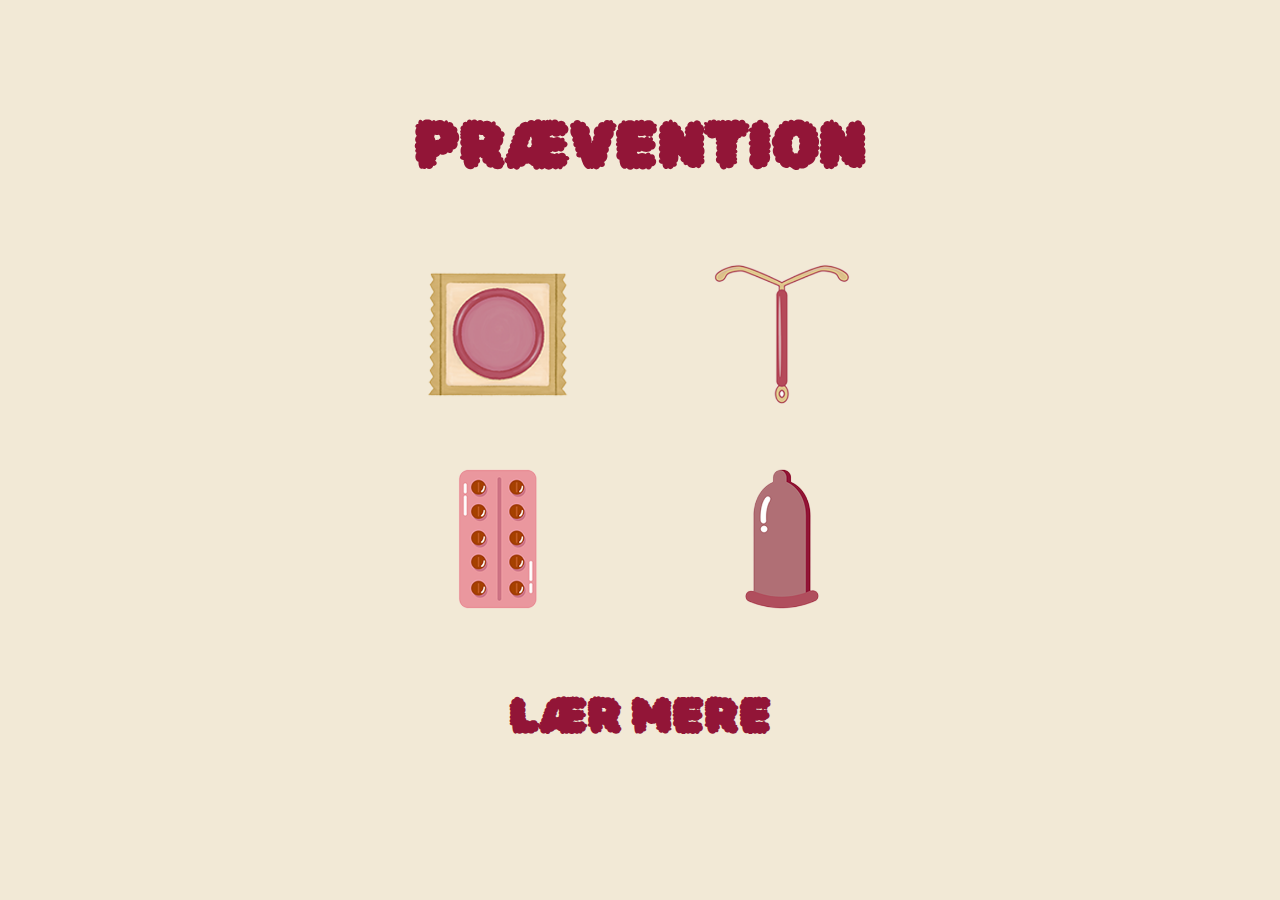
<file: index.html>
<!DOCTYPE html>
<html lang="da"> <!-- Angiver at sproget på siden er dansk -->
<head>
  <meta charset="UTF-8"> <!-- Sikrer korrekt visning af danske tegn -->
  <meta name="viewport" content="width=device-width, initial-scale=1.0"> 
  <!-- Gør siden responsiv og tilpasset til mobile enheder -->

  <link rel="icon" type="image/png" href="img/favicon/favicon-32x32.png">

  <title>Prævention</title> <!-- Sidens titel (vises i browserfanen) -->

  <!-- Import af Google Font "Rubik Bubbles" -->
  <link rel="preconnect" href="https://fonts.googleapis.com">
  <link rel="preconnect" href="https://fonts.gstatic.com" crossorigin>
  <link href="https://fonts.googleapis.com/css2?family=Rubik+Bubbles&display=swap" rel="stylesheet">

  <!-- Link til ekstern CSS -->
  <link rel="stylesheet" href="css/style.css">
</head>

<body>
  <!-- Hovedindholdet på siden -->
  <main class="container">
    <h1>PRÆVENTION</h1> <!-- Hovedoverskrift -->

    <!-- Ikon-sektion med billeder -->
    <div class="ikoner">
      <!-- Første række med to ikoner -->
      <div class="ikon-row">
        <img src="img/billeder/kondom3.png" alt="Kondom">
        <img src="img/billeder/spiral.png" alt="Spiral">
      </div>
      <!-- Anden række med to ikoner -->
      <div class="ikon-row">
        <img src="img/billeder/p-pille.png" alt="P-pille">
        <img src="img/billeder/kondom2.png" alt="Kondom">
      </div>
    </div>

    <!-- Link til forside med "LÆR MERE"-tekst som knap/overskrift -->
    <a href="forside.html">
      <h2 class="lm">LÆR MERE</h2>
    </a>
  </main>
</body>
</html>
</file>
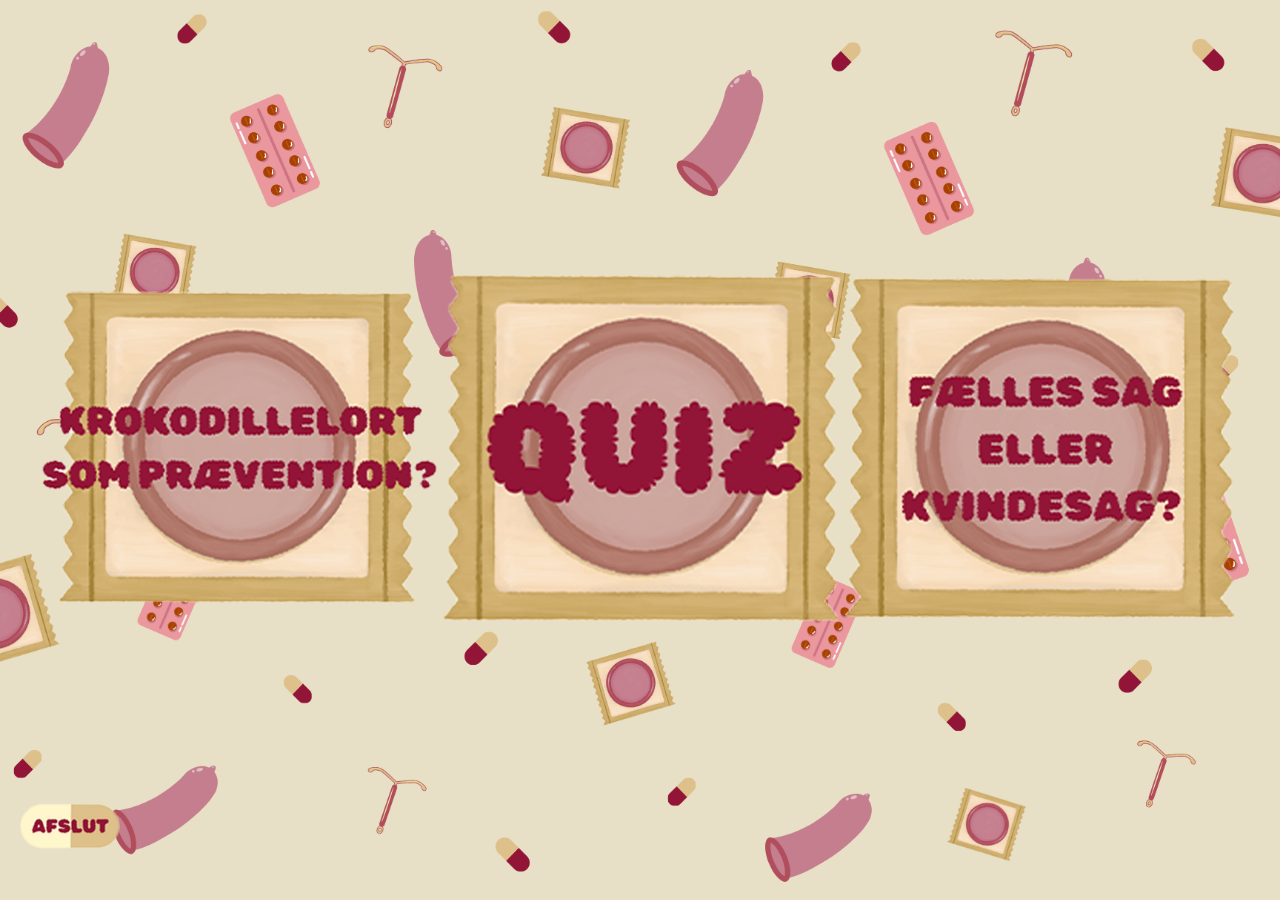
<file: forside.html>
<!DOCTYPE html>
<html lang="da"> <!-- Angiver at siden er på dansk -->
<head>
  <meta charset="UTF-8" /> <!-- Tegnsætning: understøtter danske specialtegn -->
  <meta name="viewport" content="width=device-width, initial-scale=1.0" /> 
  <!-- Gør siden responsiv på mobil og tablets -->

  <title>Forside</title> <!-- Sidens titel vises i browsertab -->

  <!-- Forbindelser til Google Fonts (hurtigere indlæsning) -->
  <link rel="preconnect" href="https://fonts.googleapis.com" />
  <link rel="preconnect" href="https://fonts.gstatic.com" crossorigin />

  <!-- Import af skrifttypen "Rubik Bubbles" -->
  <link href="https://fonts.googleapis.com/css2?family=Rubik+Bubbles&display=swap" rel="stylesheet" />

  <!-- Link til din eksterne CSS-fil -->
  <link rel="stylesheet" href="css/forside.css" />
</head>

<body>
  <!-- Hovedindholdet på forsiden -->
  <main class="quiz-container">
    
    <!-- De tre valgmuligheder på forsiden (tidslinje, quiz, video) -->
    <div class="quiz-options">
      <a href="tidslinje.html">
        <img src="img/knapper/tidslinjeknap.png" alt="Tid">
      </a>
      <a href="quiz.html">
        <img src="img/knapper/quizknap.png" alt="Quiz">
      </a>
      <a href="video.html">
        <img src="img/knapper/videoknap.png" alt="Fælles sag eller kvindesag">
      </a>
    </div>

    <!-- Fast placeret afslutningsknap nederst til højre -->
    <div class="afslut-container">
      <a href="slut.html">
        <img src="img/knapper/afslut.png" alt="Afslut">
      </a>
    </div>

  </main>
</body>
</html>
</file>
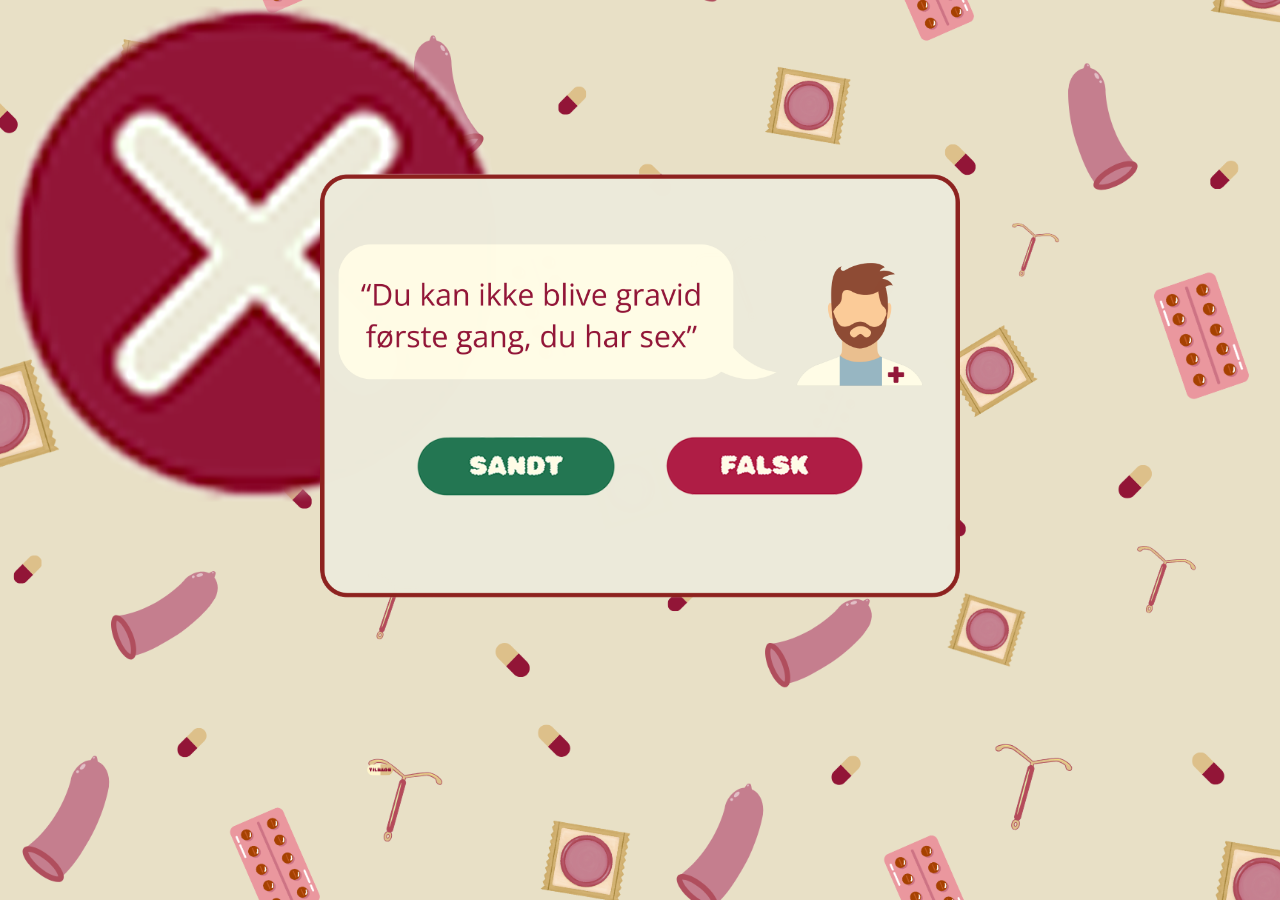
<file: quiz.html>
<!DOCTYPE html>
<html lang="en">
<head>
    <meta charset="UTF-8">
    <meta name="viewport" content="width=device-width, initial-scale=1.0">
    <title>Quiz om fakta og myter</title>

    <link rel="icon" type="image/png" href="img/favicon/favicon-32x32.png">

    <link rel="preconnect" href="https://fonts.googleapis.com" />
    <link rel="preconnect" href="https://fonts.gstatic.com" crossorigin />
    <link href="https://fonts.googleapis.com/css2?family=Rubik+Bubbles&display=swap" rel="stylesheet" />
  
    <link rel="preconnect" href="https://fonts.googleapis.com">
    <link rel="preconnect" href="https://fonts.gstatic.com" crossorigin>
    <link href="https://fonts.googleapis.com/css2?family=Open+Sans:ital,wght@0,300..800;1,300..800&family=Rubik+Bubbles&display=swap" rel="stylesheet">
  
    <link rel="stylesheet" href="css/quiz.css" />

</head>
<body>

    <a href="forside.html" class="page-close" id="quiz-close">
      <img src="img/knapper/exit.png" alt="Luk" class="close-img">
    </a>

    <div class="popup">
        <div class="img-wrapper">
          <img id="quiz-image" src="img/quiz/sp1.png" alt="Quiz spørgsmål">
          <img src="img/knapper/sandt.png" class="btn-img btn-left" onclick="answer(true)" alt="Sandt">
          <img src="img/knapper/falsk.png" class="btn-img btn-right" onclick="answer(false)" alt="Falsk">
        </div>
        <div class="nav-wrapper">
          <img src="img/knapper/tilbage.png" class="nav-btn" onclick="goBack()" alt="Tilbage">
          <img src="img/knapper/frem.png" class="nav-btn frem-btn" onclick="goForward()" alt="Frem">
        </div>
      </div>

     

    <script src="js/quiz.js"></script>
</body>
</html>
</file>
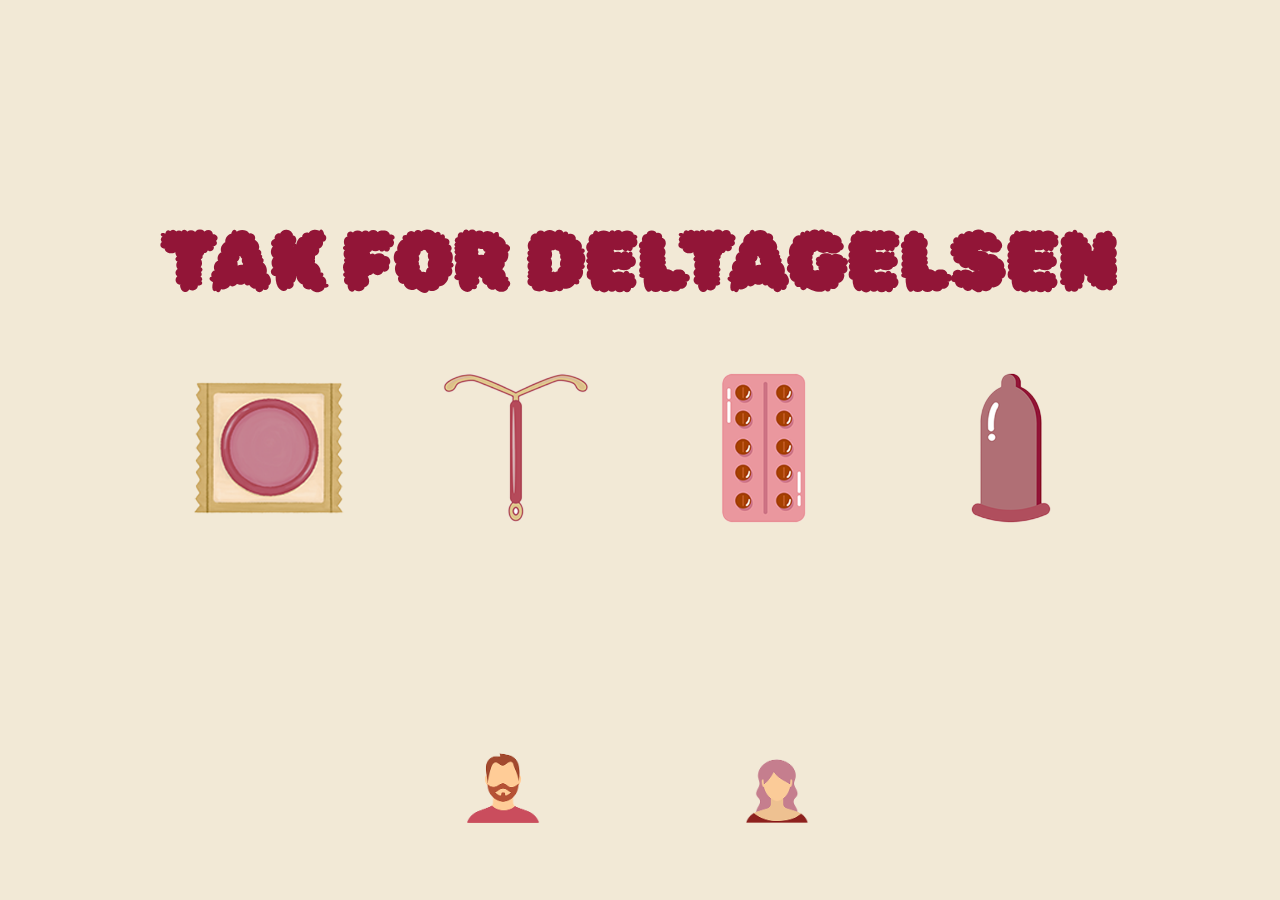
<file: slut.html>
<!DOCTYPE html>
<html lang="da"> <!-- Dokumentets sprog er dansk -->
<head>
  <meta charset="UTF-8" /> <!-- Understøtter danske specialtegn -->
  <meta name="viewport" content="width=device-width, initial-scale=1.0" /> 
  <!-- Gør siden responsiv og tilpasset mobile enheder -->

  <link rel="icon" type="image/png" href="img/favicon/favicon-32x32.png">

  <title>Tak for deltagelsen</title> <!-- Titel vises i browserens fane -->

  <!-- Forbindelse til Google Fonts for hurtigere load -->
  <link rel="preconnect" href="https://fonts.googleapis.com" />
  <link rel="preconnect" href="https://fonts.gstatic.com" crossorigin />

  <!-- Import af fonten "Rubik Bubbles" fra Google Fonts -->
  <link href="https://fonts.googleapis.com/css2?family=Rubik+Bubbles&display=swap" rel="stylesheet" />
  
  <!-- Link til ekstern CSS-fil -->
  <link rel="stylesheet" href="css/slut.css" />

  <meta http-equiv="refresh" content="7;url=index.html"> <!-- Siden refresher efter 7 sekunder og sender en tilbage til index.html -->

</head>

<body>
  <!-- Hovedindholdet på takkesiden -->
  <main class="container">
    <h1 class="tak">TAK FOR DELTAGELSEN</h1> <!-- Stor tak-overskrift -->

    <!-- Række af præventionsikoner som visuel opsummering -->
    <div class="ikoner">
      <img src="img/billeder/kondom3.png" alt="Kondom">
      <img src="img/billeder/spiral.png" alt="Spiral">
      <img src="img/billeder/p-pille.png" alt="P-pille">
      <img src="img/billeder/kondom2.png" alt="Kondom">
    </div>

    <!-- Illustrationer af personer -->
    <div class="personer">
      <img src="img/billeder/mand.png" alt="Mand">
      <img src="img/billeder/kvinde.png" alt="Kvinde">
    </div>
  </main>

  <script src="js/omdirigering.js"></script>
</body>
</html>
</file>
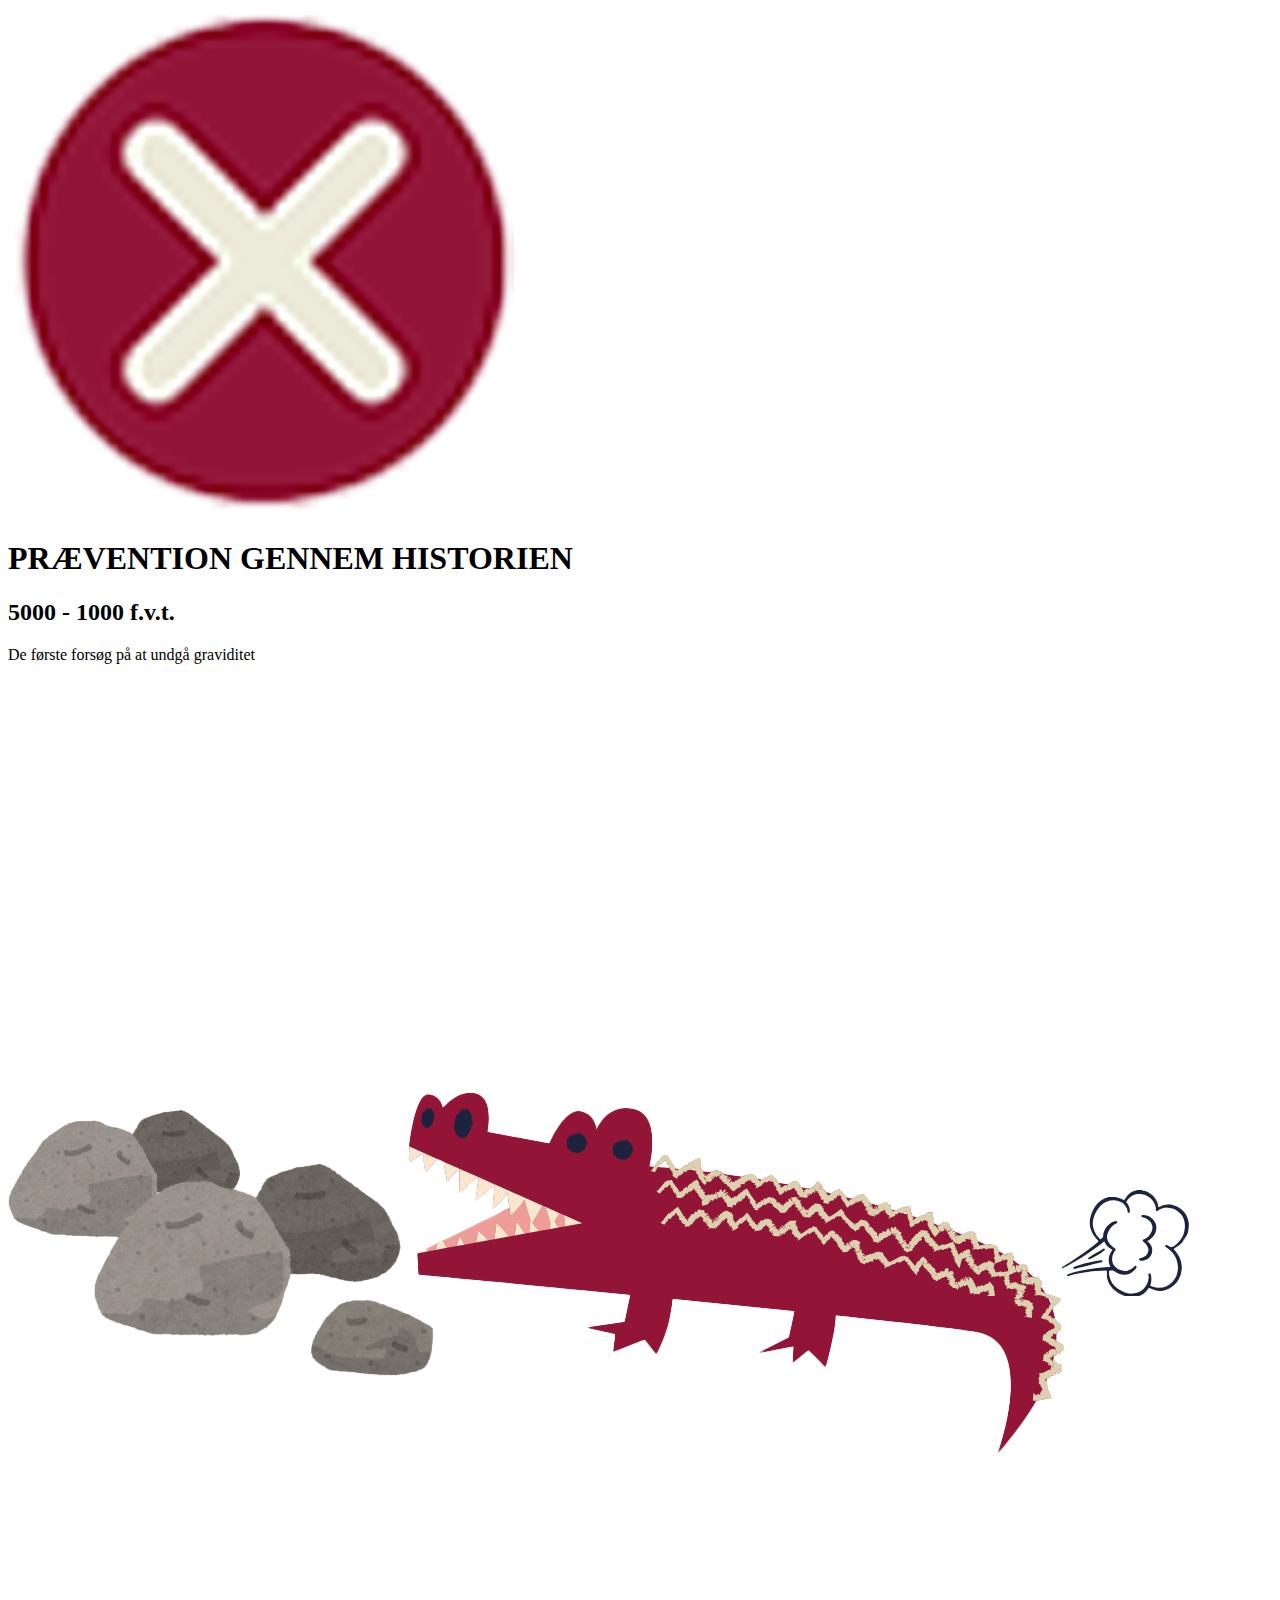
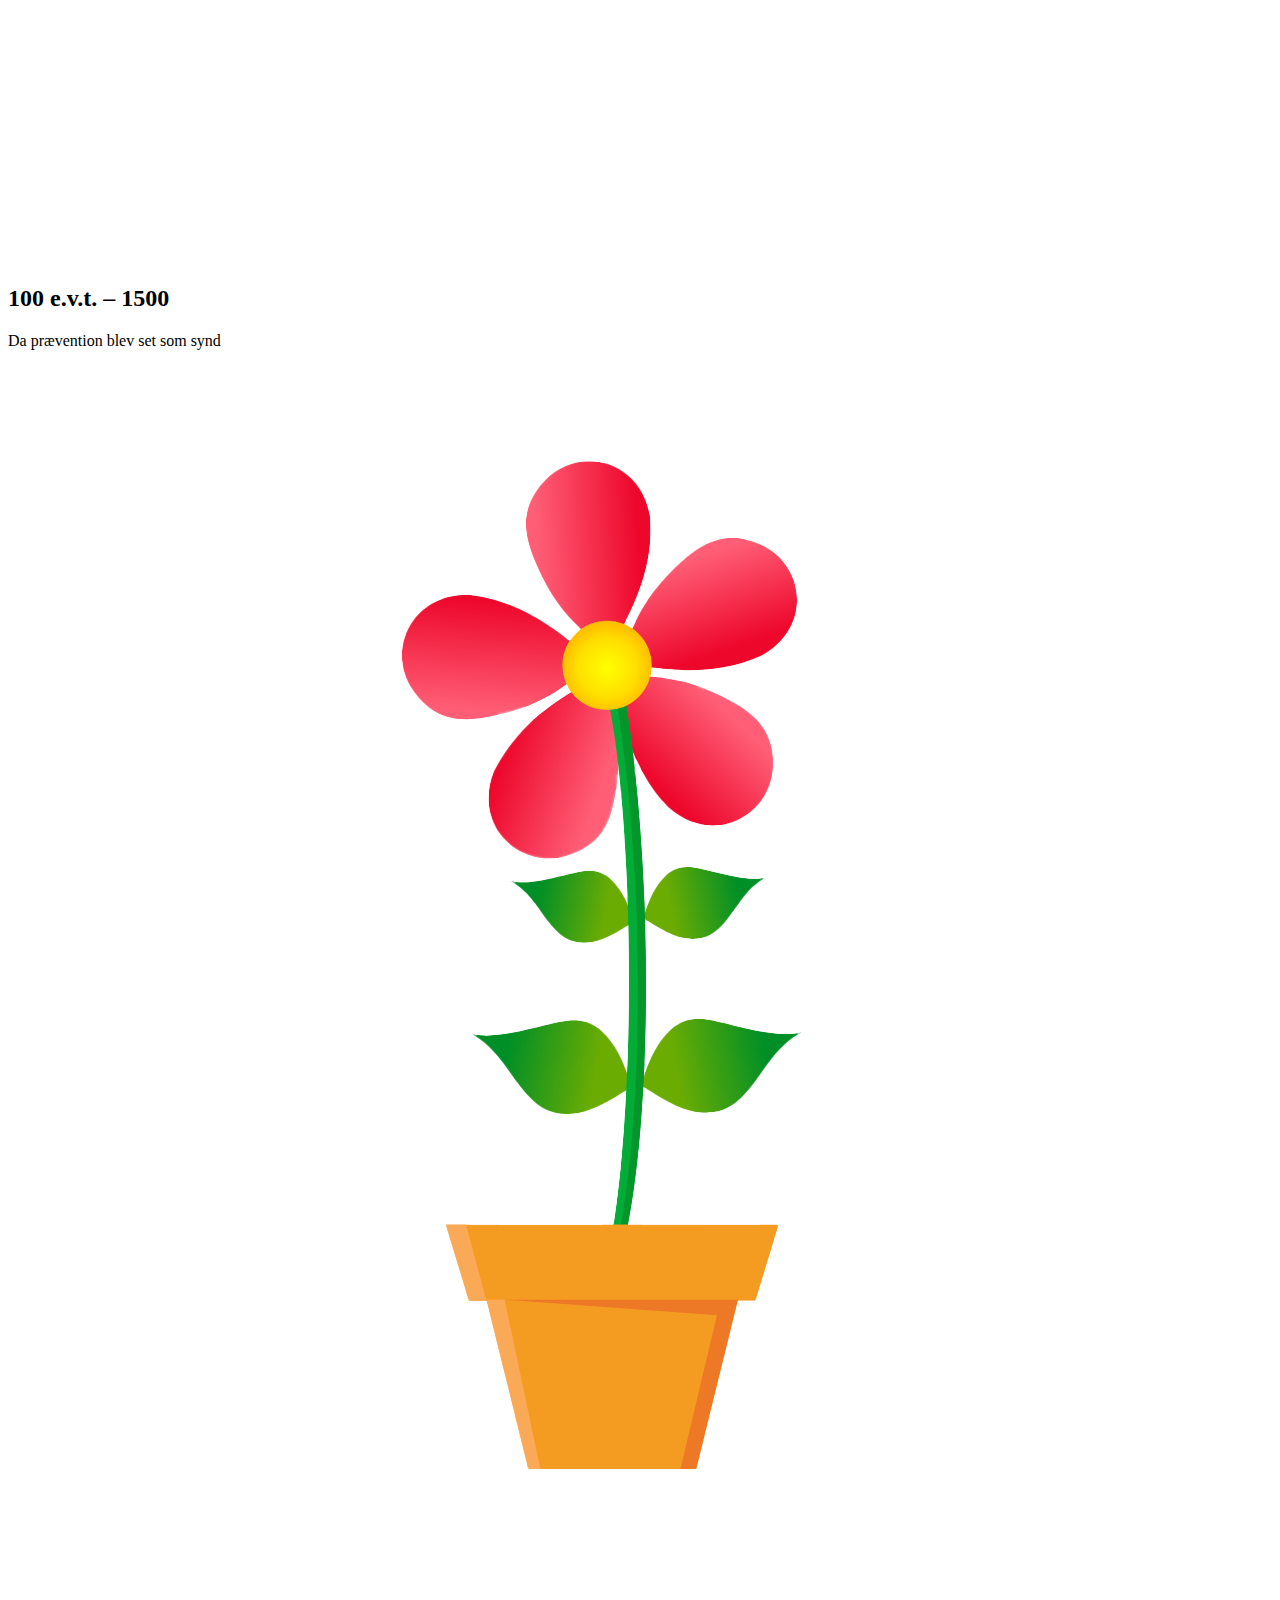
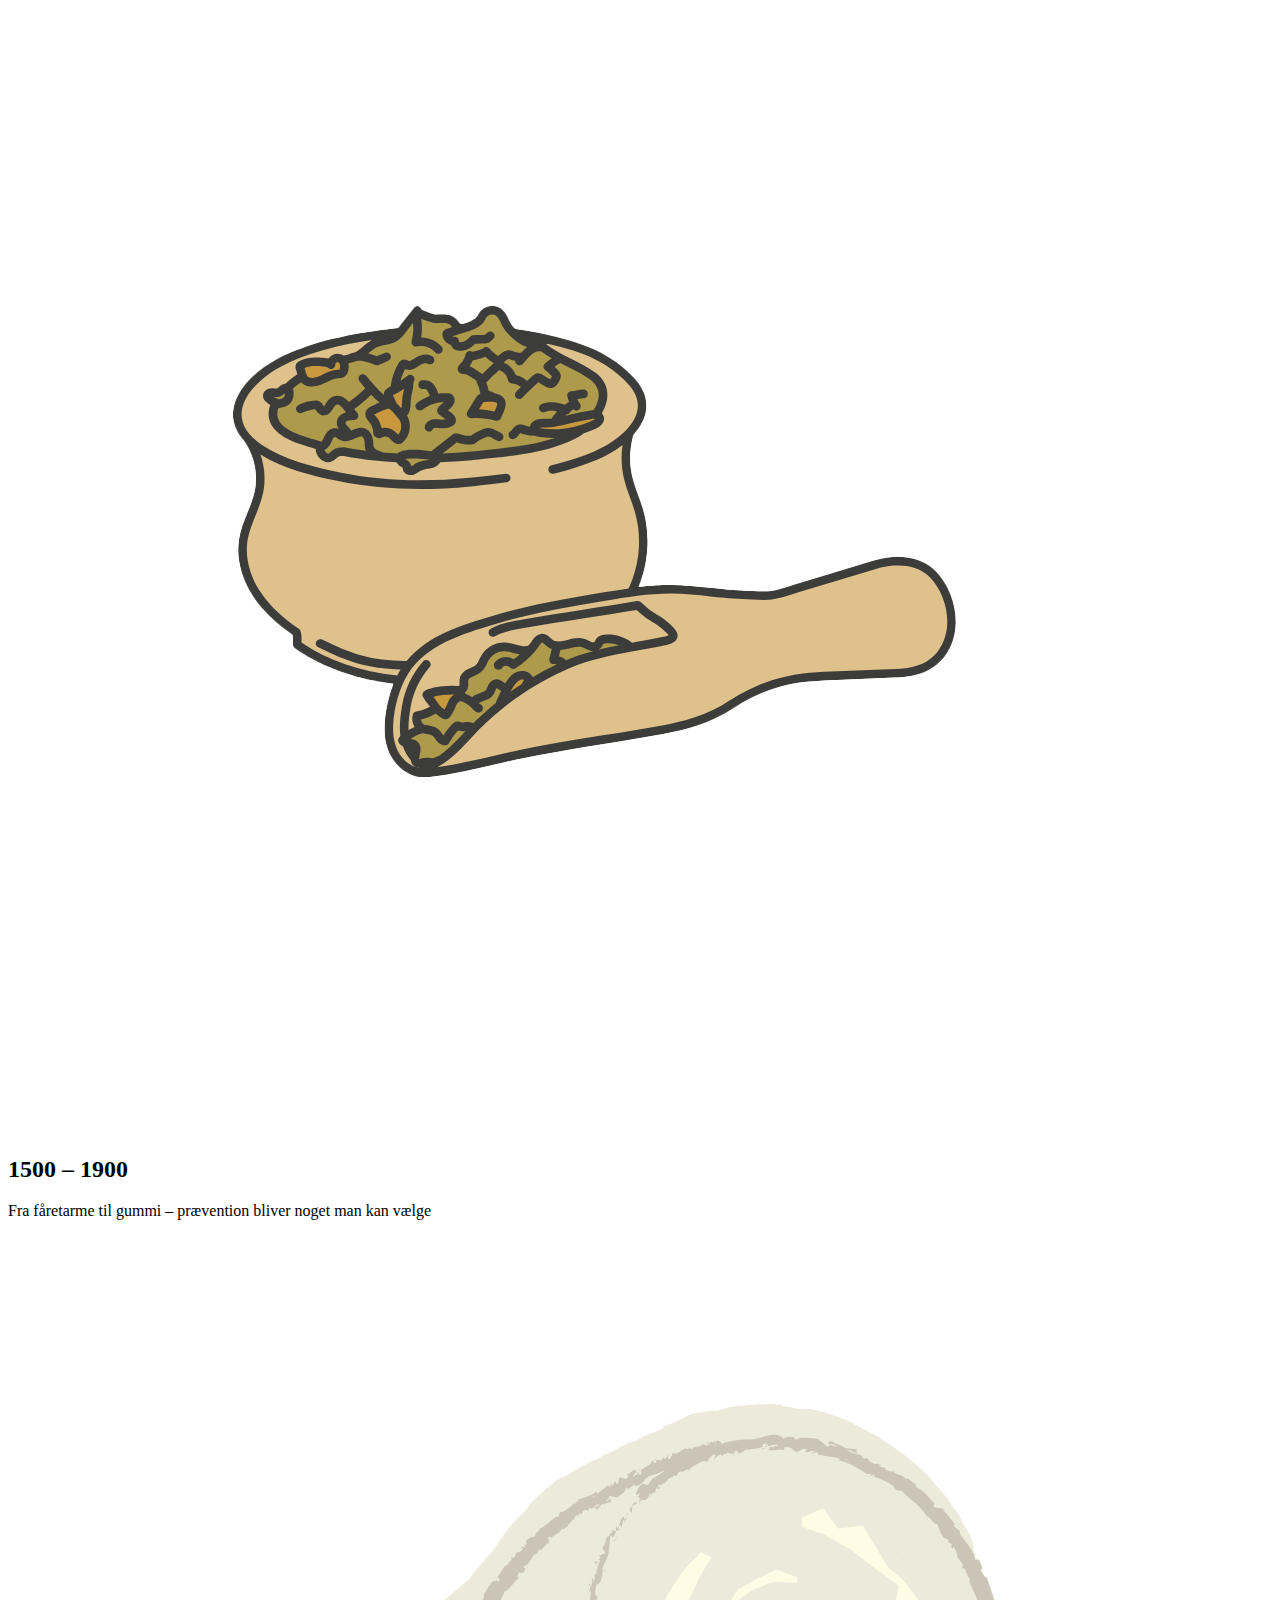
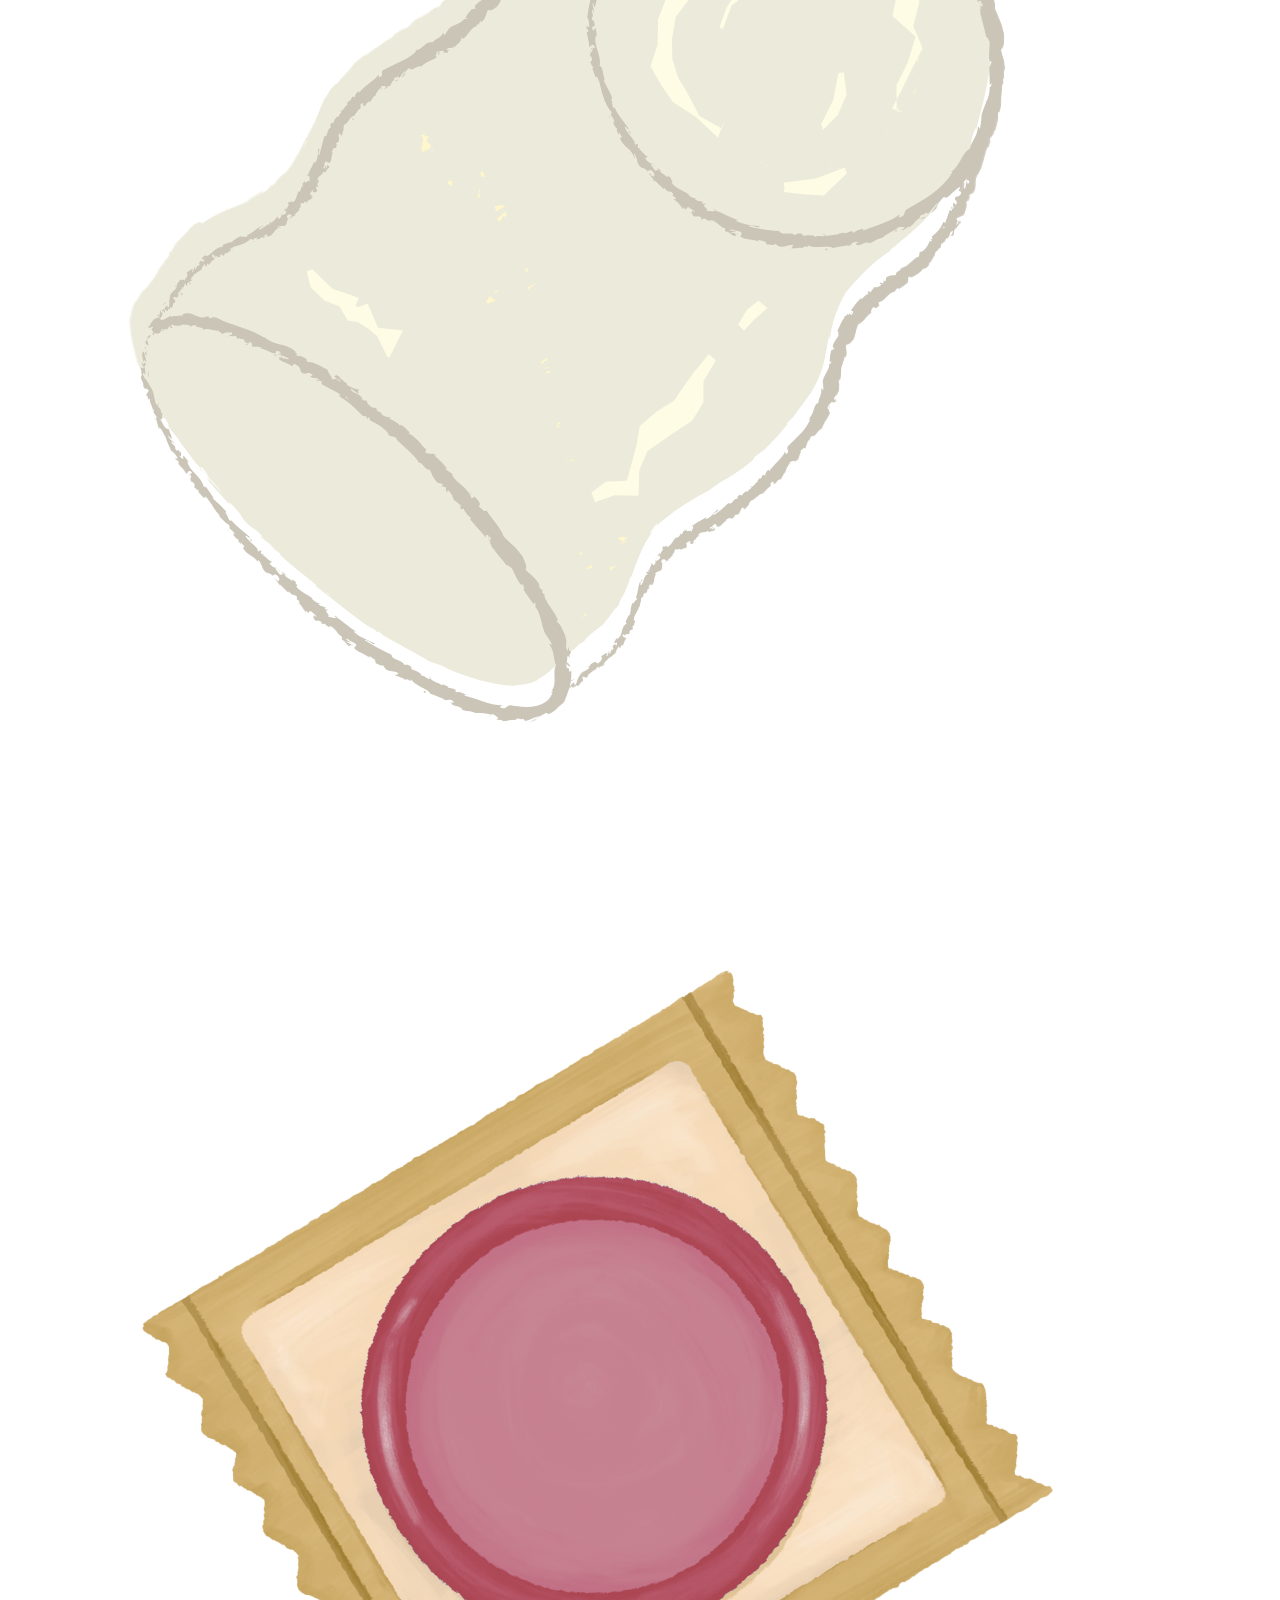
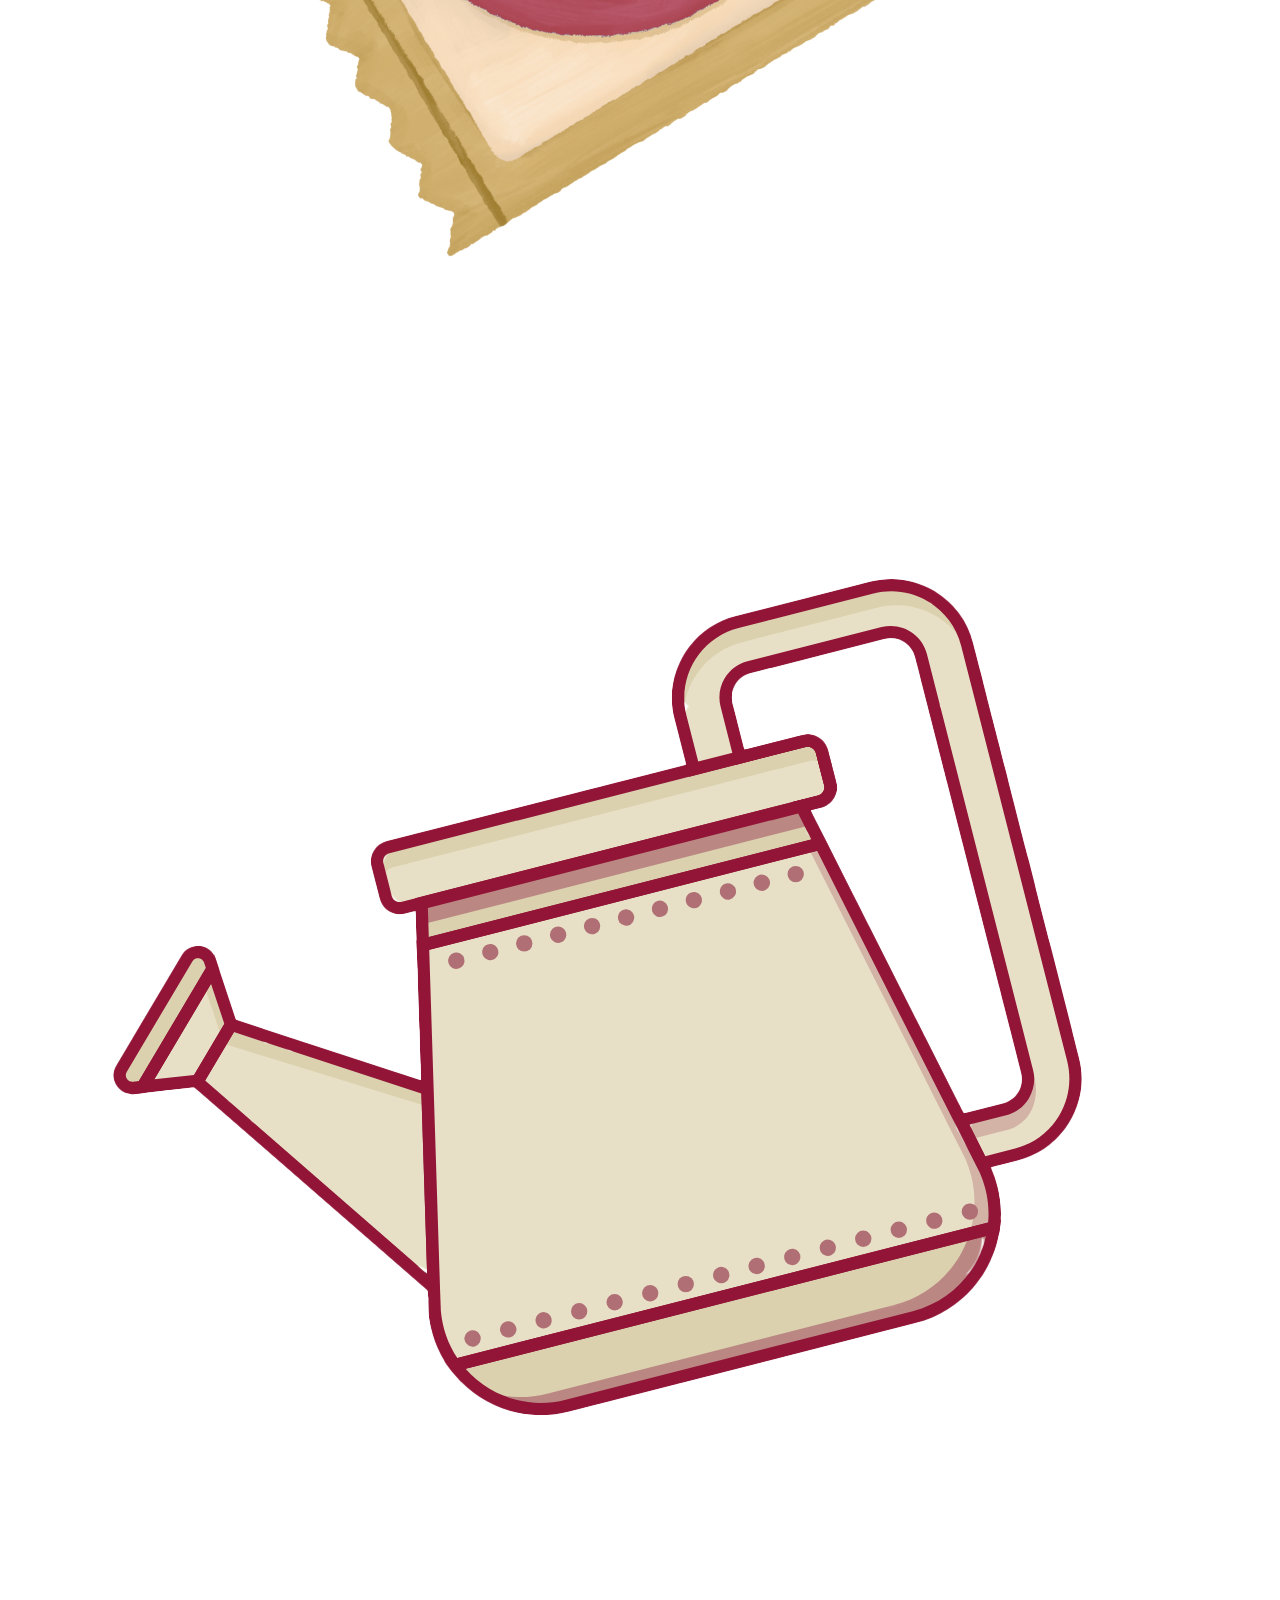
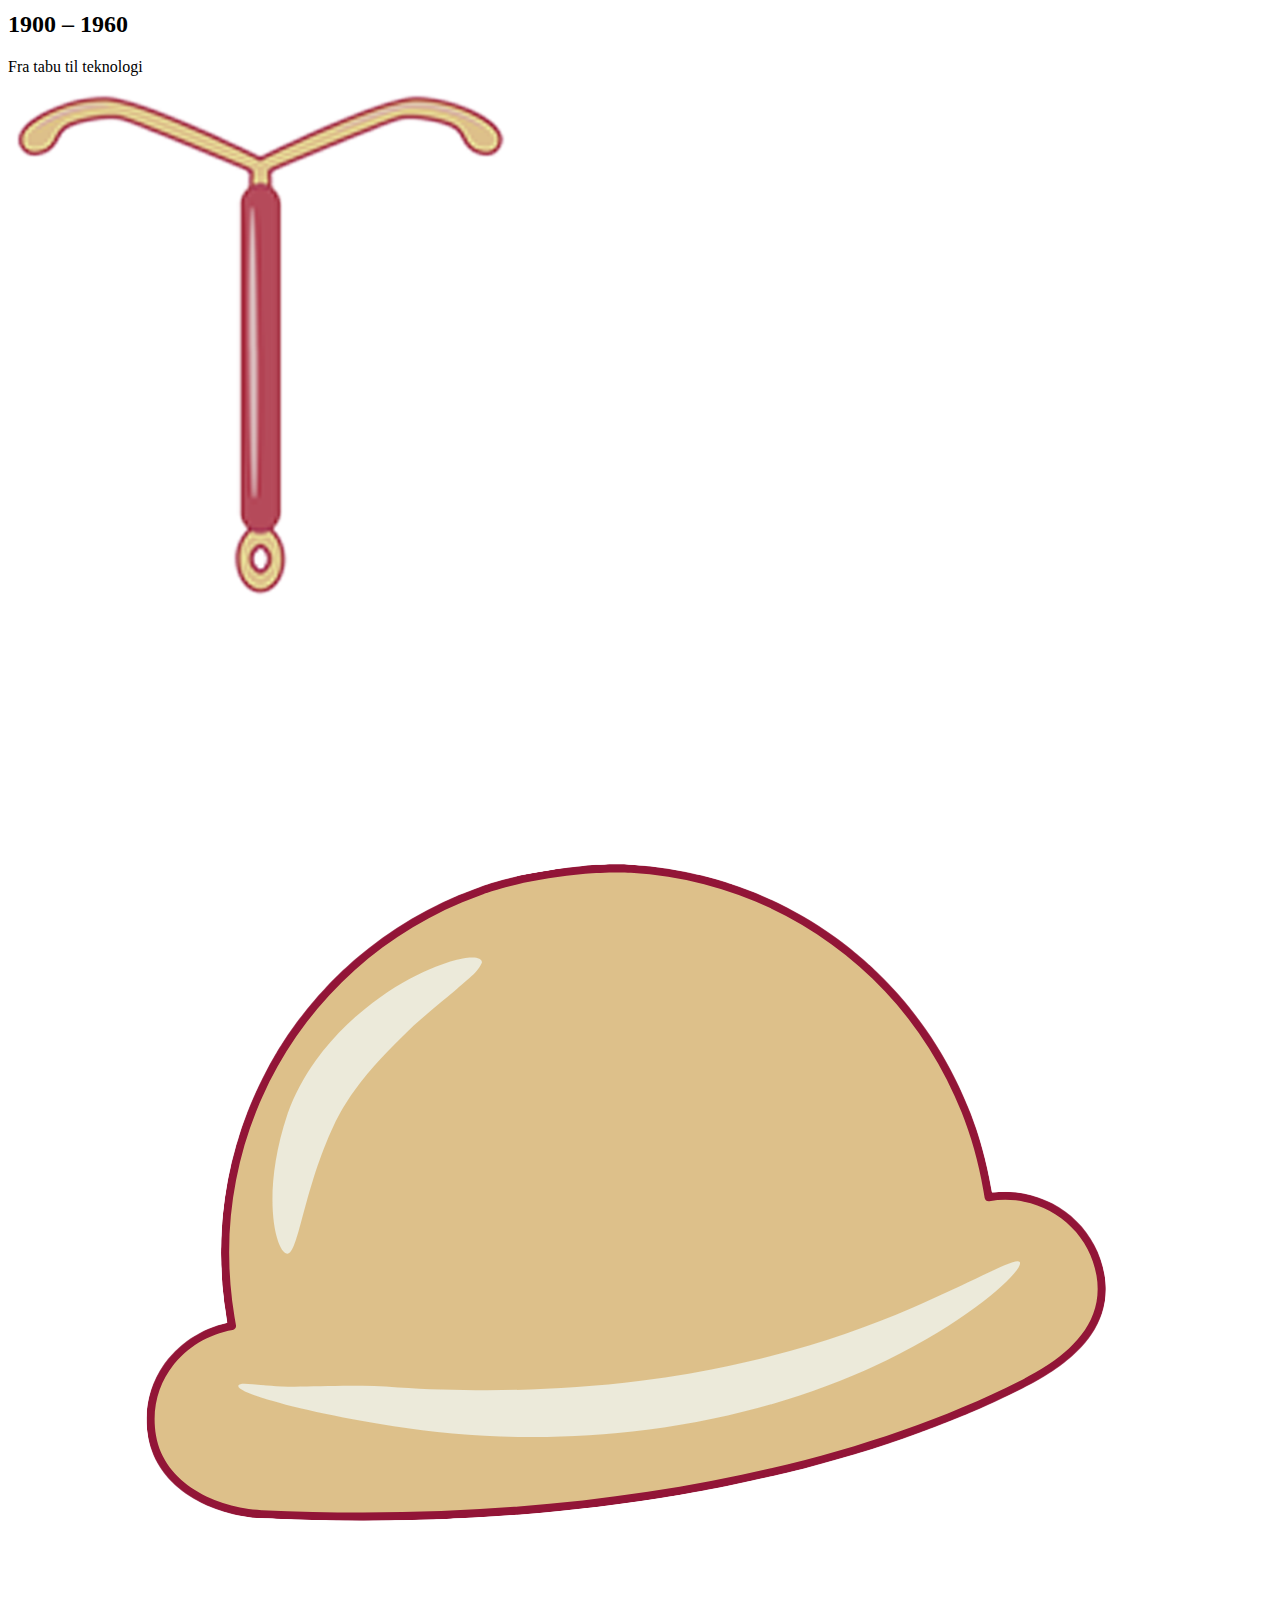
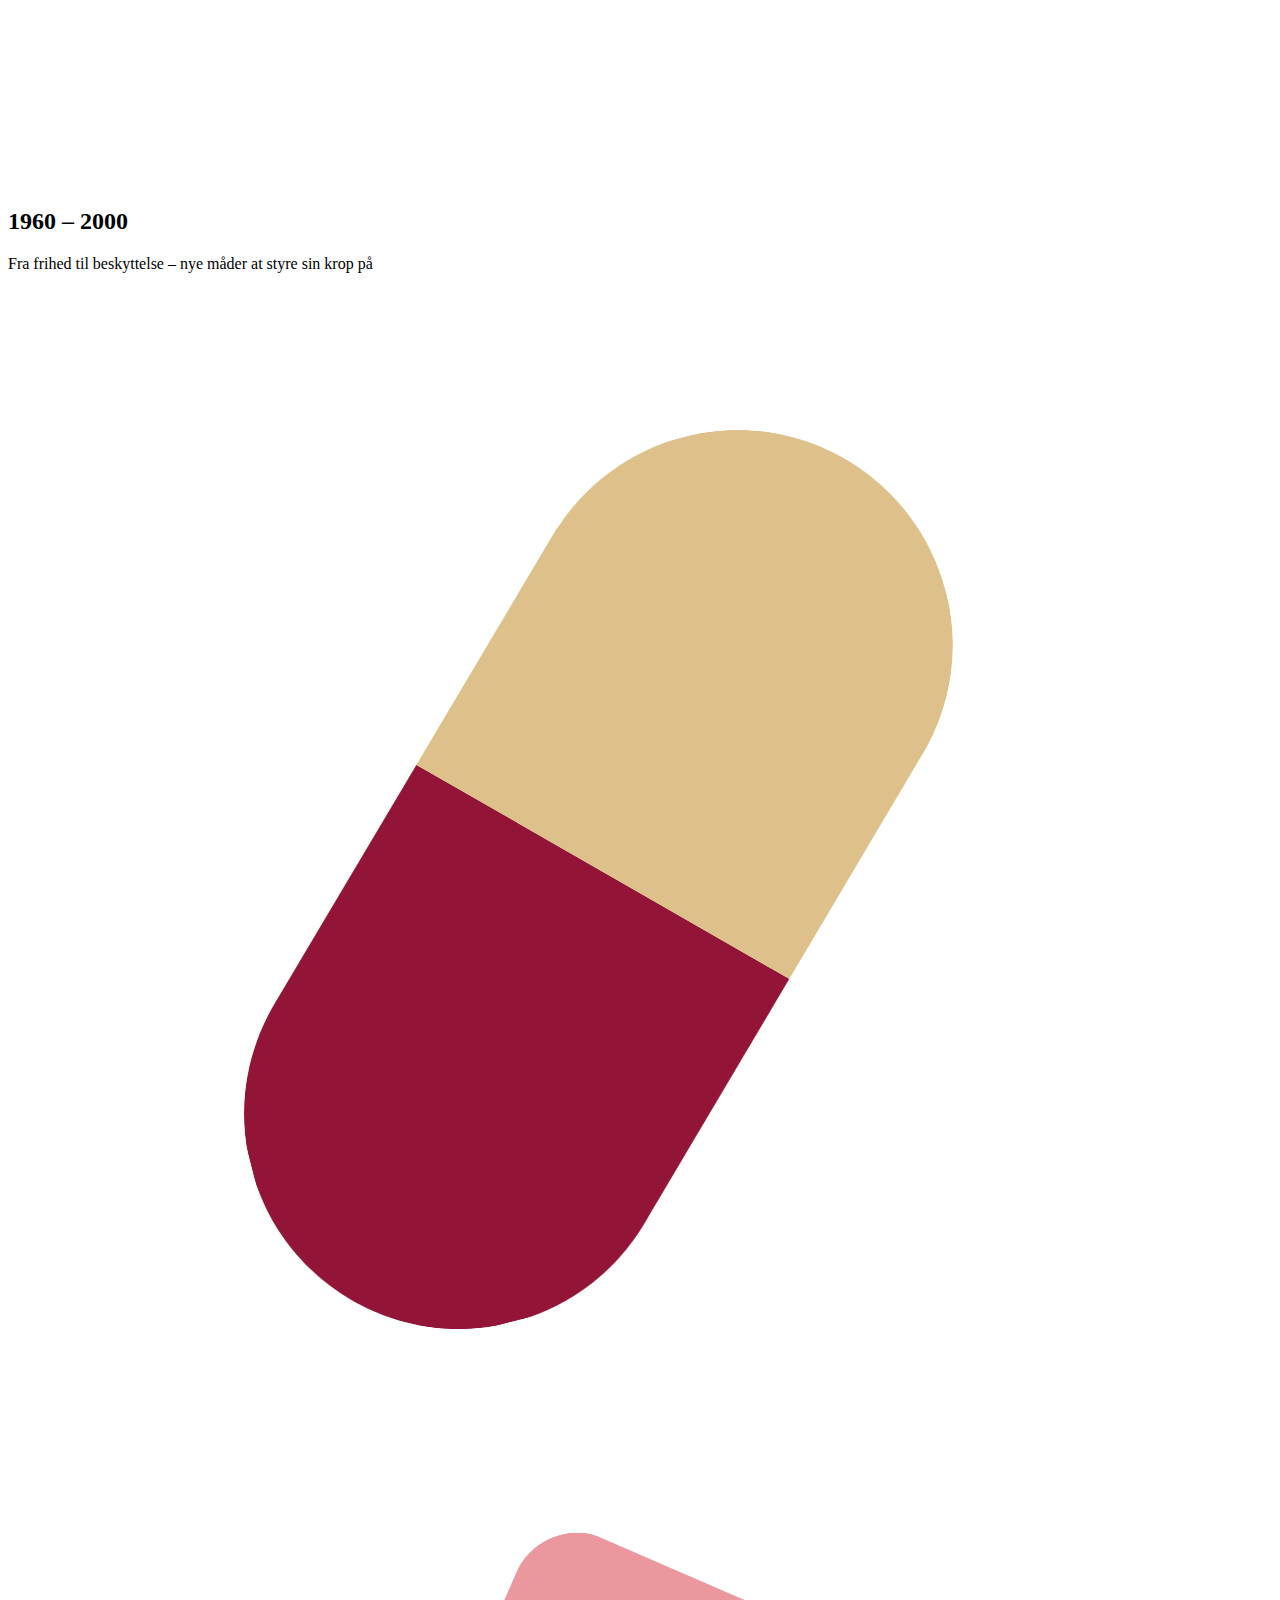
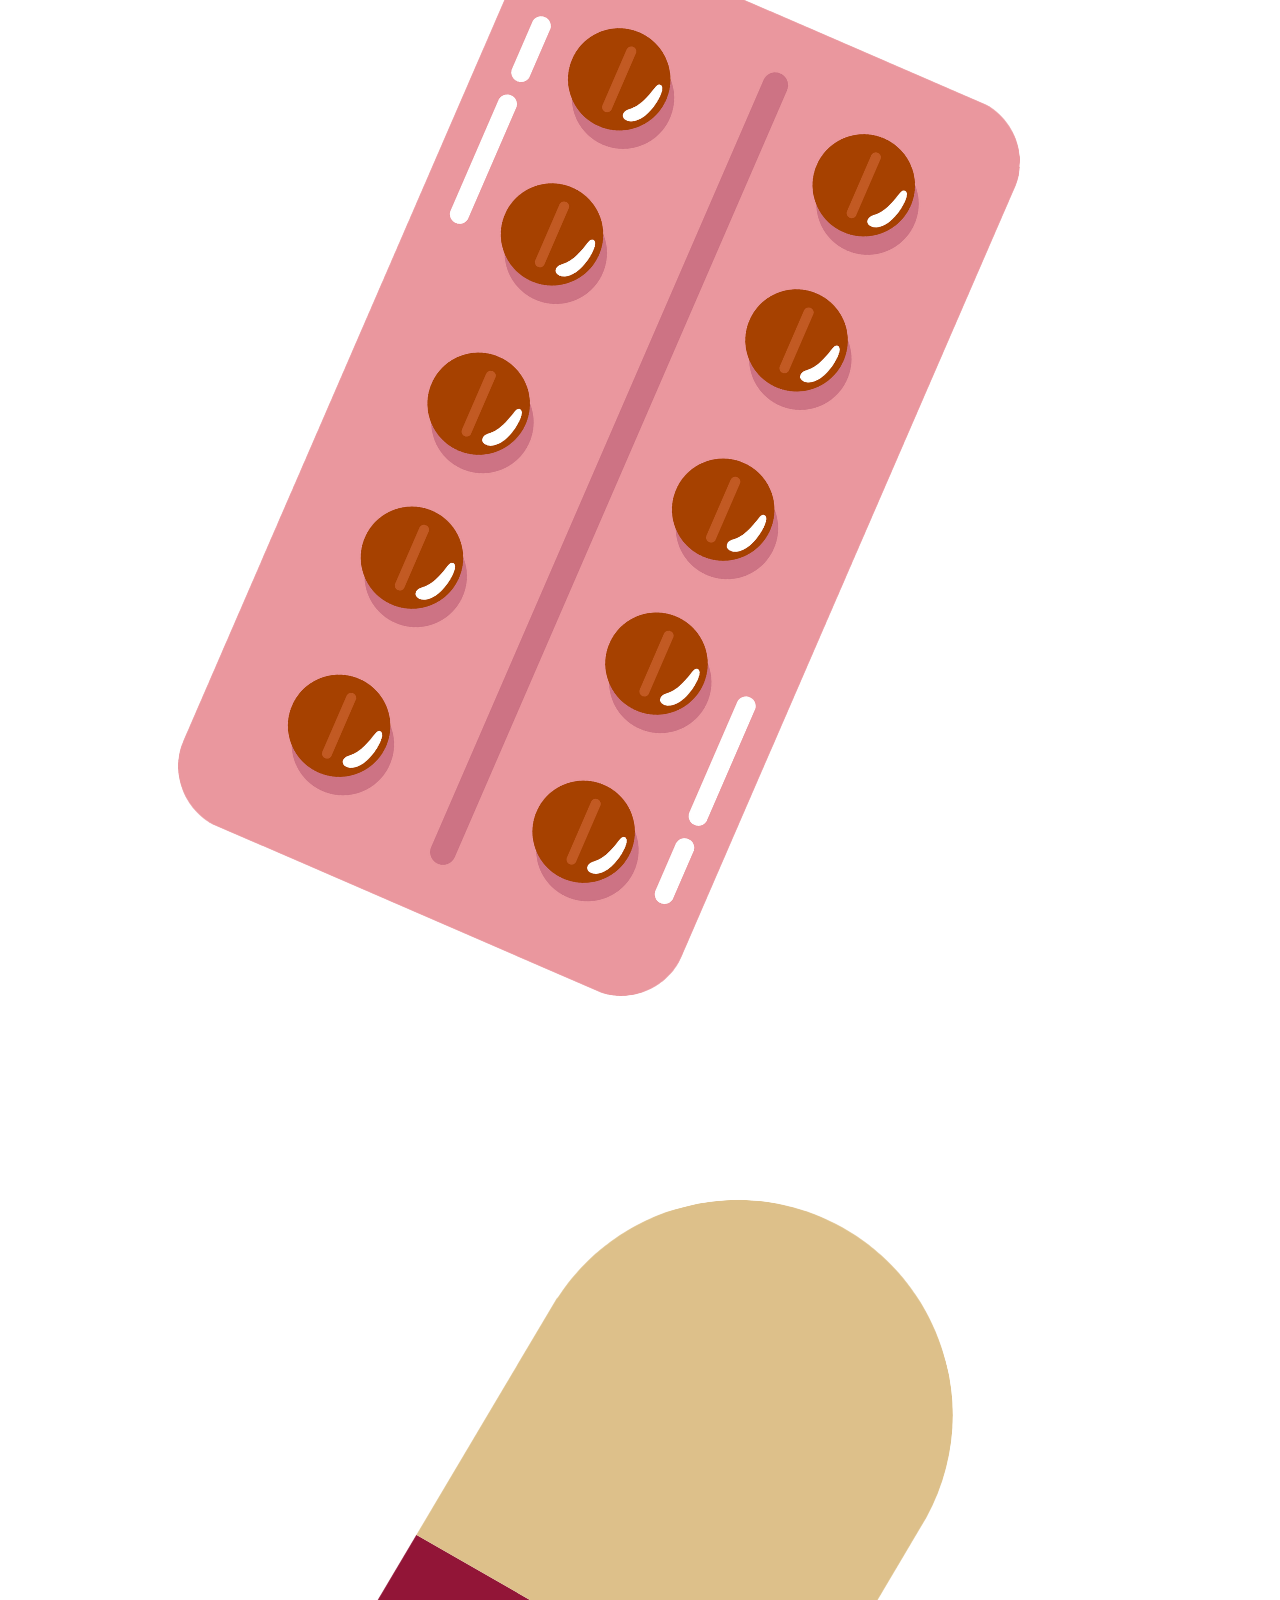
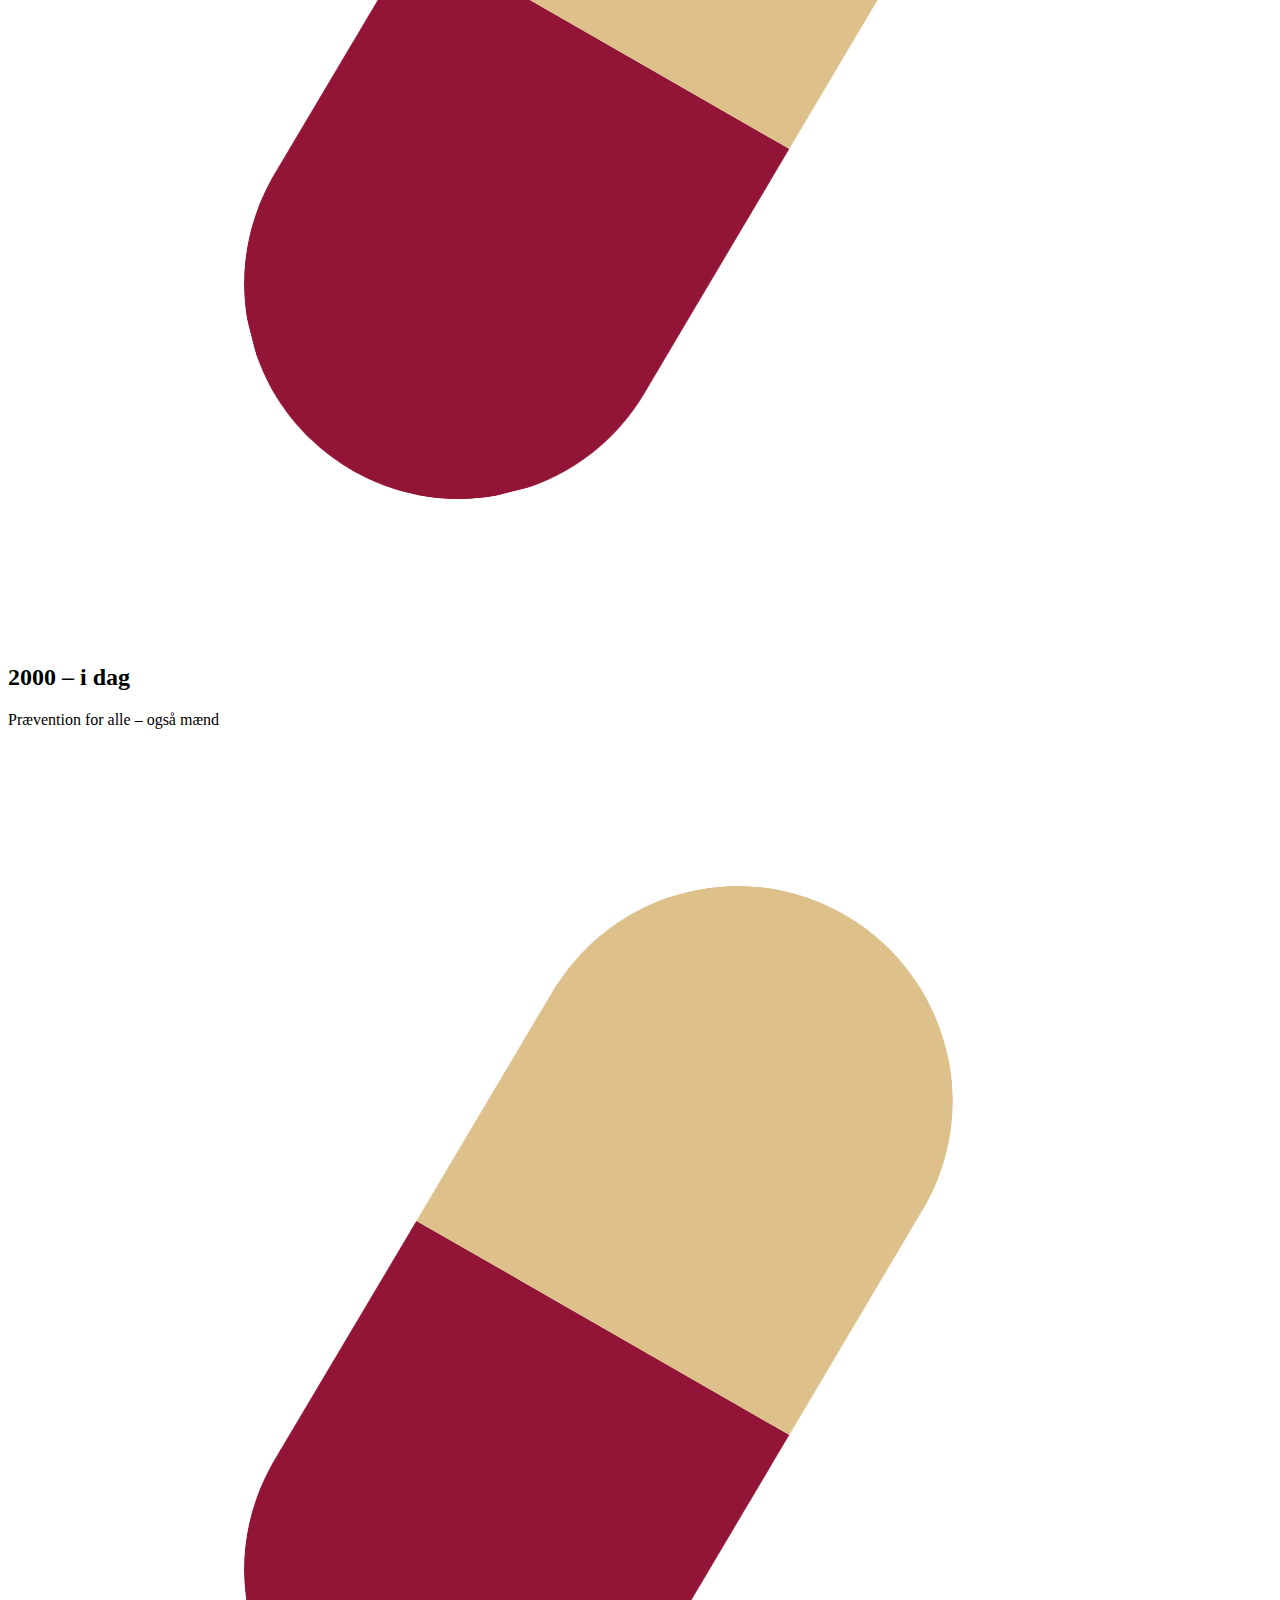
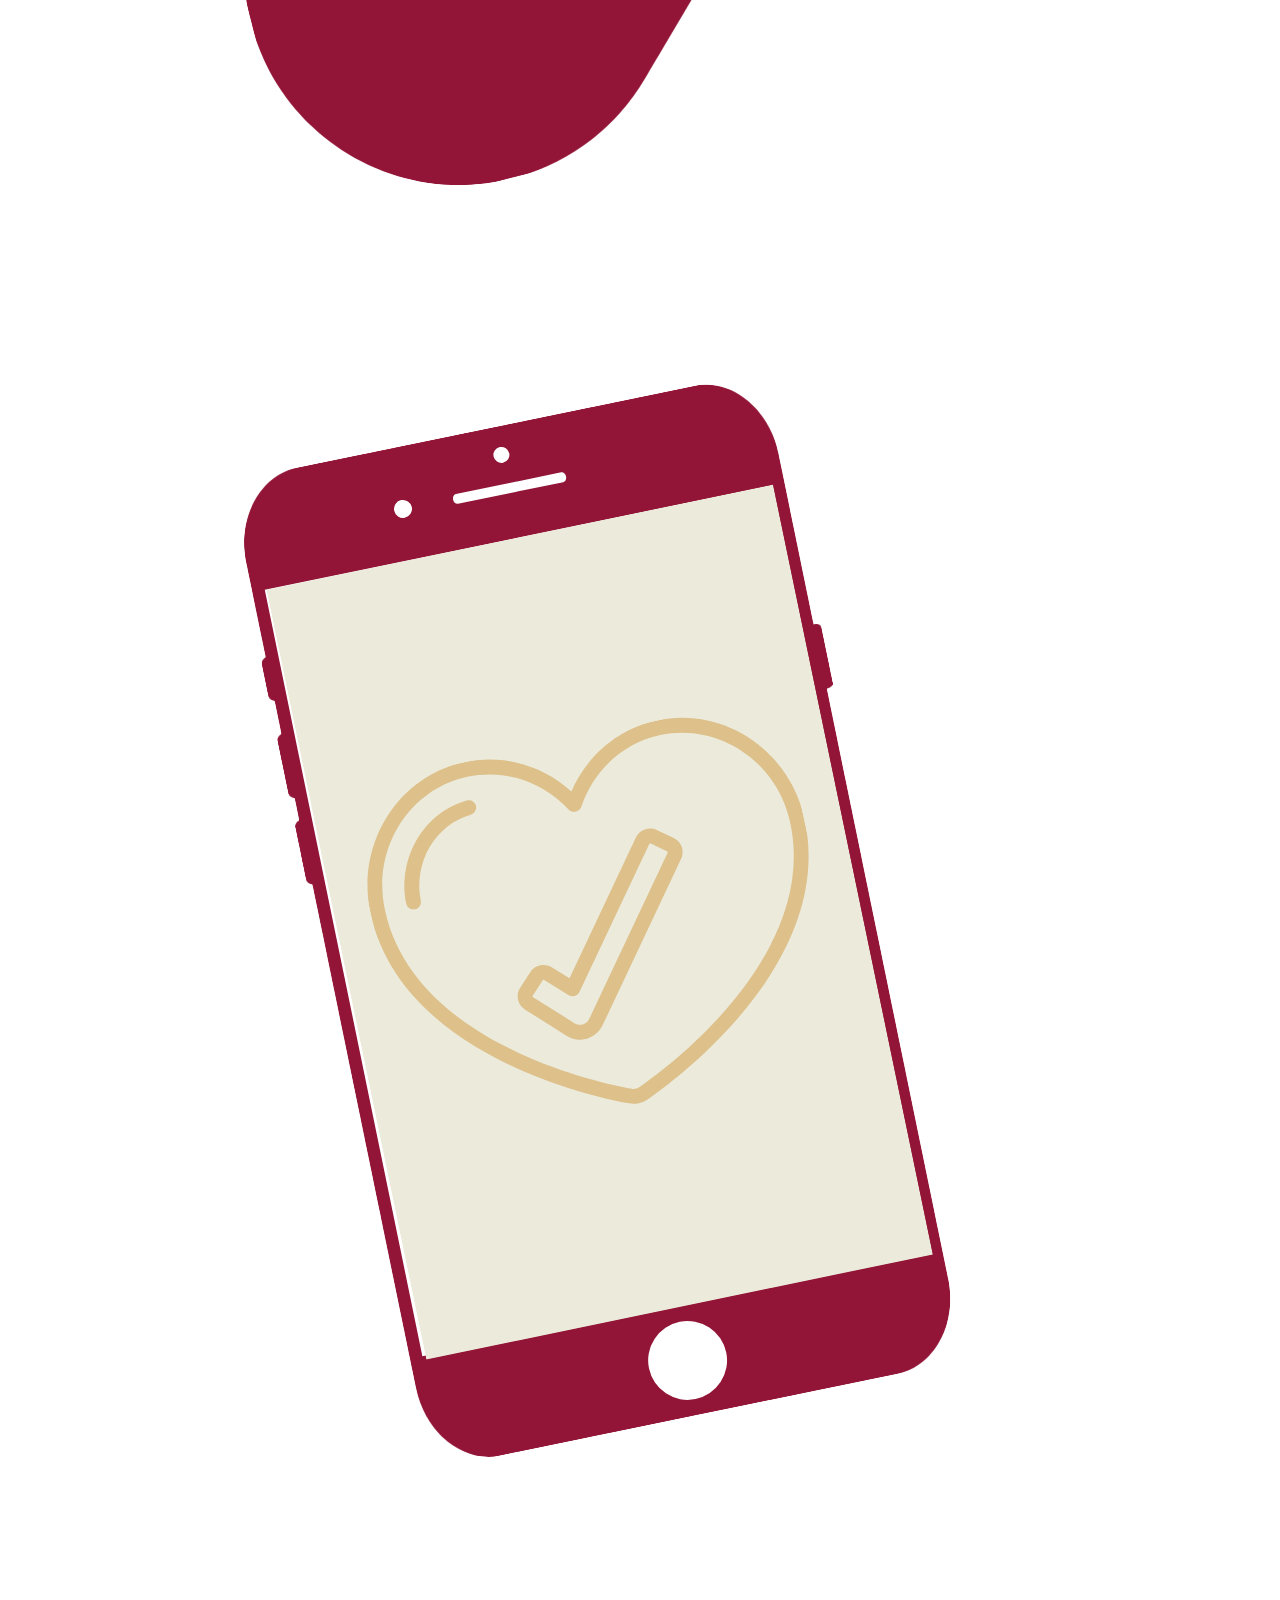
<file: tidslinje.html>
<!DOCTYPE html>
<html lang="da"> <!-- Angiver at indholdet er på dansk -->
<head>
  <meta charset="UTF-8" /> <!-- Understøtter danske specialtegn -->
  <meta name="viewport" content="width=device-width, initial-scale=1.0" />
  <title>Prævention gennem historien</title> <!-- Titel vist i browserfanen -->

  <!-- Import af Google Fonts -->
  <link rel="preconnect" href="https://fonts.googleapis.com" />
  <link rel="preconnect" href="https://fonts.gstatic.com" crossorigin />
  <link href="https://fonts.googleapis.com/css2?family=Rubik+Bubbles&display=swap" rel="stylesheet" />

  <!-- Ekstra font: Open Sans -->
  <link href="https://fonts.googleapis.com/css2?family=Open+Sans:ital,wght@0,300..800;1,300..800&family=Rubik+Bubbles&display=swap" rel="stylesheet">

  <!-- Link til den eksterne stylesheet -->
  <link rel="stylesheet" href="css/tidslinje.css" />
</head>

<body>

  <!-- Luk-knap øverst, der fører tilbage til forsiden -->
  <a href="forside.html" class="page-close" id="timeline-close">
    <img src="img/knapper/exit.png" alt="Luk" class="close-img">
  </a>
  
  <!-- Hovedindhold: Tidslinjen -->
  <main class="timeline-container">
    <h1>PRÆVENTION GENNEM HISTORIEN</h1>

    <!-- Tidslinjeafsnit: 5000 - 1000 f.v.t. -->
    <div class="timeline-row">
      <div class="text">
        <h2>5000 - 1000 f.v.t.</h2>
        <p>De første forsøg på at undgå graviditet</p>
        <img src="img/tidslinje/tidslinje1.png" id="krokodille" class="hover-img" alt="krokodille">
      </div>
    </div>

    <!-- 100 e.v.t. – 1500 -->
    <div class="timeline-row">
      <div class="text">
        <h2>100 e.v.t. – 1500</h2>
        <p>Da prævention blev set som synd</p>
        <img src="img/tidslinje/blomst.png" id="blomst" class="hover-img" alt="blomst">
        <img src="img/tidslinje/urter.png" id="urter" class="hover-img" alt="urter">
      </div>
    </div>

    <!-- 1500 – 1900 -->
    <div class="timeline-row">
      <div class="text">
        <h2>1500 – 1900</h2>
        <p>Fra fåretarme til gummi – prævention bliver noget man kan vælge</p>
        <img src="img/tidslinje/stofpose.png" id="stofpose" class="hover-img" alt="stofpose">
        <img src="img/tidslinje/kondom.png" id="kondom" class="hover-img" alt="kondom">
        <img src="img/tidslinje/skyl.png" id="skyl" class="hover-img" alt="skyl">
      </div> 
    </div>

    <!-- 1900 – 1960 -->
    <div class="timeline-row">
      <div class="text">
        <h2>1900 – 1960</h2>
        <p>Fra tabu til teknologi</p>
        <img src="img/tidslinje/spiral.png" id="spiral" class="hover-img" alt="spiral">
        <img src="img/tidslinje/pessar.png" id="pessar" class="hover-img" alt="pessar">
      </div>
    </div>

    <!-- 1960 – 2000 -->
    <div class="timeline-row">
      <div class="text">
        <h2>1960 – 2000</h2>
        <p>Fra frihed til beskyttelse – nye måder at styre sin krop på</p>
        <img src="img/tidslinje/pille.png" id="pille1" class="hover-img" alt="pille">
        <img src="img/tidslinje/p-pille.png" id="ppille" class="hover-img" alt="ppille">
        <img src="img/tidslinje/pille.png" id="pille2" class="hover-img" alt="pille">
      </div>
    </div>

    <!-- 2000 – i dag -->
    <div class="timeline-row">
      <div class="text">
        <h2>2000 – i dag</h2>
        <p>Prævention for alle – også mænd</p>
        <img src="img/tidslinje/pille.png" id="pille3" class="hover-img" alt="pille">
        <img src="img/tidslinje/telefon.png" id="telefon" class="hover-img" alt="telefon">
        <img src="img/tidslinje/globus.png" id="globus" class="hover-img" alt="globus">
      </div>
    </div>

    <!-- Popup til billedevisning (åbnes ved klik på billede) -->
    <div id="image-popup" class="image-popup">
      <img src="img/knapper/exit.png" class="close-img" id="image-close" alt="Luk">
      <img  id="popup-img" alt="Stort billede" />
      
      <!-- Navigation i popup: tilbage/frem -->
      <div class="popup-nav">
        <img src="img/knapper/tilbage.png" class="nav-btn back-btn" alt="Tilbage">
        <img src="img/knapper/frem.png" class="nav-btn next-btn" alt="Frem">
      </div>
    </div>

  </main>

  <!-- JavaScript til popup-funktionalitet -->
  <script src="js/popup.js"></script>
</body>
</html>
</file>
<file: css/style.css>
body {
  height: 100%; /* Gør body-elementet i fuld højde af vinduet */
  margin: 0;    /* Fjern standardmargen fra browseren */
  background-color: #f2e9d6; /* Lys beige baggrundsfarve */
  font-family: 'Rubik Bubbles', cursive; /* Sjov, legende skrifttype */
  color: #921537; /* Mørk rødlig tekstfarve */
  display: flex; /* Brug flexbox til at centrere indholdet */
  justify-content: center; /* Centrer vandret */
  align-items: center; /* Centrer lodret */
}

.container {
  display: flex; /* Flex container til kolonne-layout */
  flex-direction: column;
  justify-content: space-between; /* Fordel plads mellem børn */
  align-items: center; /* Centrer alle børn horisontalt */
  height: 80vh; /* Fyld 80% af højden af viewport */
  padding: 4rem; /* Indvendig margen omkring containeren */
}

h1 {
  font-size: 4rem; /* Stor overskrift */
}

.ikoner {
  display: flex;
  flex-direction: column; /* Layout med én kolonne */
  gap: 4rem; /* Lodret afstand mellem rækker */
  margin-top: 2rem;
  margin-bottom: 2rem;
}

.ikon-row {
  display: flex; /* Vandret række af ikoner */
  gap: 9rem; /* Stor afstand mellem ikonerne */
  justify-content: center; /* Centrer rækken på midten */
}

.ikon-row img {
  width: 140px; /* Ens størrelse på alle ikoner */
  object-fit: contain; /* Sørg for at billedet ikke bliver forvrænget */
}

.lm {
  font-size: 3rem; /* Stor tekststørrelse til evt. link eller knap */
  color: #921537;
  cursor: pointer; /* Markør ændres ved hover for at vise det kan klikkes */
  text-decoration: none; /* Fjern understregning */
}

a {
  text-decoration: none; /* Fjern standard-udseende for alle links */
}
</file>
<file: css/forside.css>
html, body {
    margin: 0;
    padding: 0;
    overflow: hidden;
    height: 100%;
  }
  

  .quiz-container {
    background-image: url('../img/baggrund.png'); 
    background-size: cover;
    background-position: center;
    background-repeat: no-repeat;
    width: 100vw;
    height: 100vh;
    position: relative;
    display: flex;
    flex-direction: column;
    align-items: center;
    justify-content: center;
  }
  
  
  .quiz-options {
    display: flex;
    justify-content: center;
    align-items: center;
  }
  
  .quiz-options img {
    width: 400px;
    height: auto;
    cursor: pointer;
    transition: transform 0.2s ease;
  }
  
  .quiz-options img:hover {
    transform: scale(1.05);
  }
  
 
  .afslut-container {
    position: fixed;
    bottom: 20px;
    left: 20px;
  }
  
  .afslut-container img {
    width: 100px;
    height: auto;
    cursor: pointer;
    transition: transform 0.2s ease;
  }
  
  .afslut-container img:hover {
    transform: scale(1.05);
  }
</file>
<file: css/quiz.css>
body {
    margin: 0;
    padding: 0;
    background-image: url("../img/baggrund.png");
    background-size: cover;
    background-position: center;
  }
  
  .popup {
    position: fixed;
    top: 50%;
    left: 50%;
    transform: translate(-50%, -50%);
    padding: 0;
  }
  
  .img-wrapper {
    position: relative;
    display: inline-block;
  }
  
  .img-wrapper img#quiz-image {
    max-width: 100%;
    display: block;
    border-radius: 10px;
  }
  
  .btn-img {
    position: absolute;
    width: 200px; 
    cursor: pointer;
  }
  
  .btn-left {
    bottom: 140px;
    left: 15%;
  }
  
  .btn-right {
    bottom: 140px;
    right: 15%;
  }
  


  .nav-wrapper {
    display: absolute;
  }


  
  .nav-btn {
    width: 120px;
    height: auto;

    visibility: visible;
    opacity: 1;
    transition: opacity 0.3s ease;
  }
  
  .frem-btn {
    visibility: hidden; 
    opacity: 0;
  }
  
  
  .frem-btn.vis {
    visibility: visible;
    opacity: 1;
  }
</file>
<file: css/slut.css>
body {
  margin: 0; /* Fjern browserens standardmargen */
  background-color: #f2e9d6; /* Lys beige baggrund */
  font-family: 'Rubik Bubbles', cursive; /* Legesyg, dekorativ skrifttype */
  color: #921537; /* Mørk vinrød tekstfarve */
  display: flex; /* Brug flexbox til at placere indhold */
  justify-content: center; /* Centrer indholdet horisontalt */
  align-items: flex-start; /* Placer indhold i toppen (ikke midt) */
  min-height: 100vh; /* Sørg for at body fylder hele skærmen */
  overflow: hidden;
}

.container {
  text-align: center; /* Centrer tekst inde i containeren */
  margin-top: 10rem; /* Ryk containeren lidt ned fra toppen */
  gap: 2rem; /* Afstand mellem elementer – har dog kun effekt i en flex- eller grid-container */
}

.tak {
  font-size: 5rem; /* Stor overskrift til "Tak"-budskab */
  margin-bottom: 4rem; /* Luft under overskriften */
}

.ikoner {
  display: flex; /* Vandret layout af ikoner */
  justify-content: space-between; /* Fordel pladsen jævnt mellem ikonerne */
  align-items: center; /* Centrer dem lodret hvis de har forskellig højde */
  padding: 0 2rem; /* Indvendig margen i siderne */
}

.ikoner img {
  width: 150px; /* Fast bredde på ikoner */
  object-fit: contain; /* Bevar proportioner og undgå forvrængning */
  display: block; /* Fjern evt. mellemrum under billedet (gør det til blok-element) */
}

.personer {
  display: flex; /* Række af billeder/personer */
  justify-content: center; /* Centrer rækken horisontalt */
  flex-direction: row; /* Sørg for at de står på en linje */
  margin-top: 10rem; /* Giver luft ned til sektionen */
  gap: 4rem; /* Luft mellem billederne */
}

.personer img {
  width: 210px; /* Ens størrelse */
  height: auto; /* Bevar korrekt højde ud fra bredde */
  display: block; /* Undgå mellemrum under billeder */
}
</file>
<file: css/tidslinje.css>

</file>
